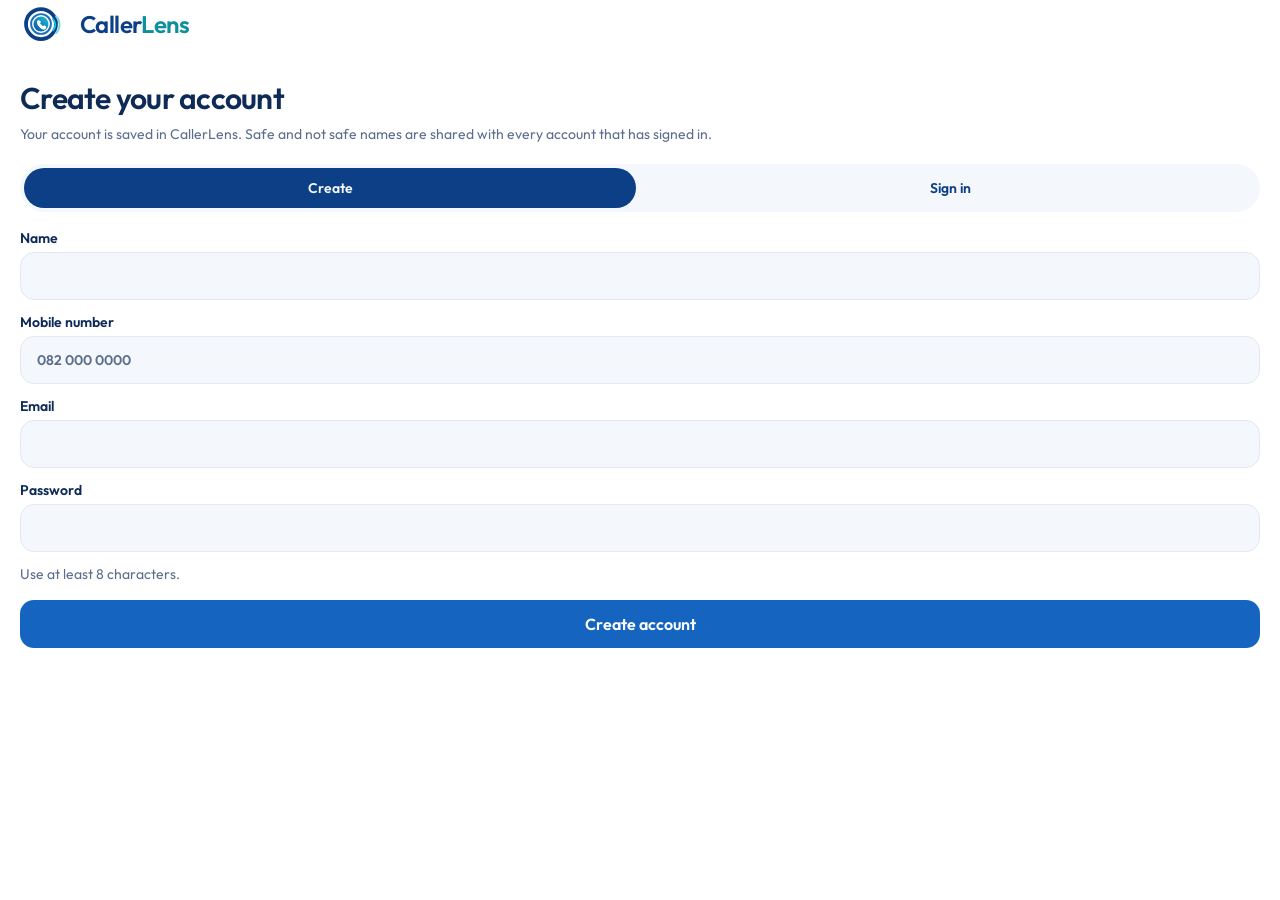
<file: live/index.html>
<!doctype html>
<html lang="en" class="native">
  <head>
    <meta charset="UTF-8" />
    <meta name="viewport" content="width=device-width, initial-scale=1, viewport-fit=cover" />
    <meta name="theme-color" content="#0c3f86" />
    <title>CallerLens</title>
    <style>html,body,#root{height:100%;margin:0}#boot{color:#0c3f86;background:#f4f7fb;place-items:center;font-family:sans-serif;display:grid;position:fixed;inset:0}</style>
    <script type="module" crossorigin src="./assets/index-DHlbcLxC.js"></script>
    <link rel="stylesheet" crossorigin href="./assets/index-CuumKR2K.css">
  </head>
  <body>
    <div id="boot">Opening CallerLens…</div>
    <div id="root"></div>
    <script>
      window.addEventListener("error", function (event) {
        var boot = document.getElementById("boot");
        if (boot) boot.textContent = "Could not open: " + (event.message || "unknown error");
      });
    </script>
  </body>
</html>
</file>
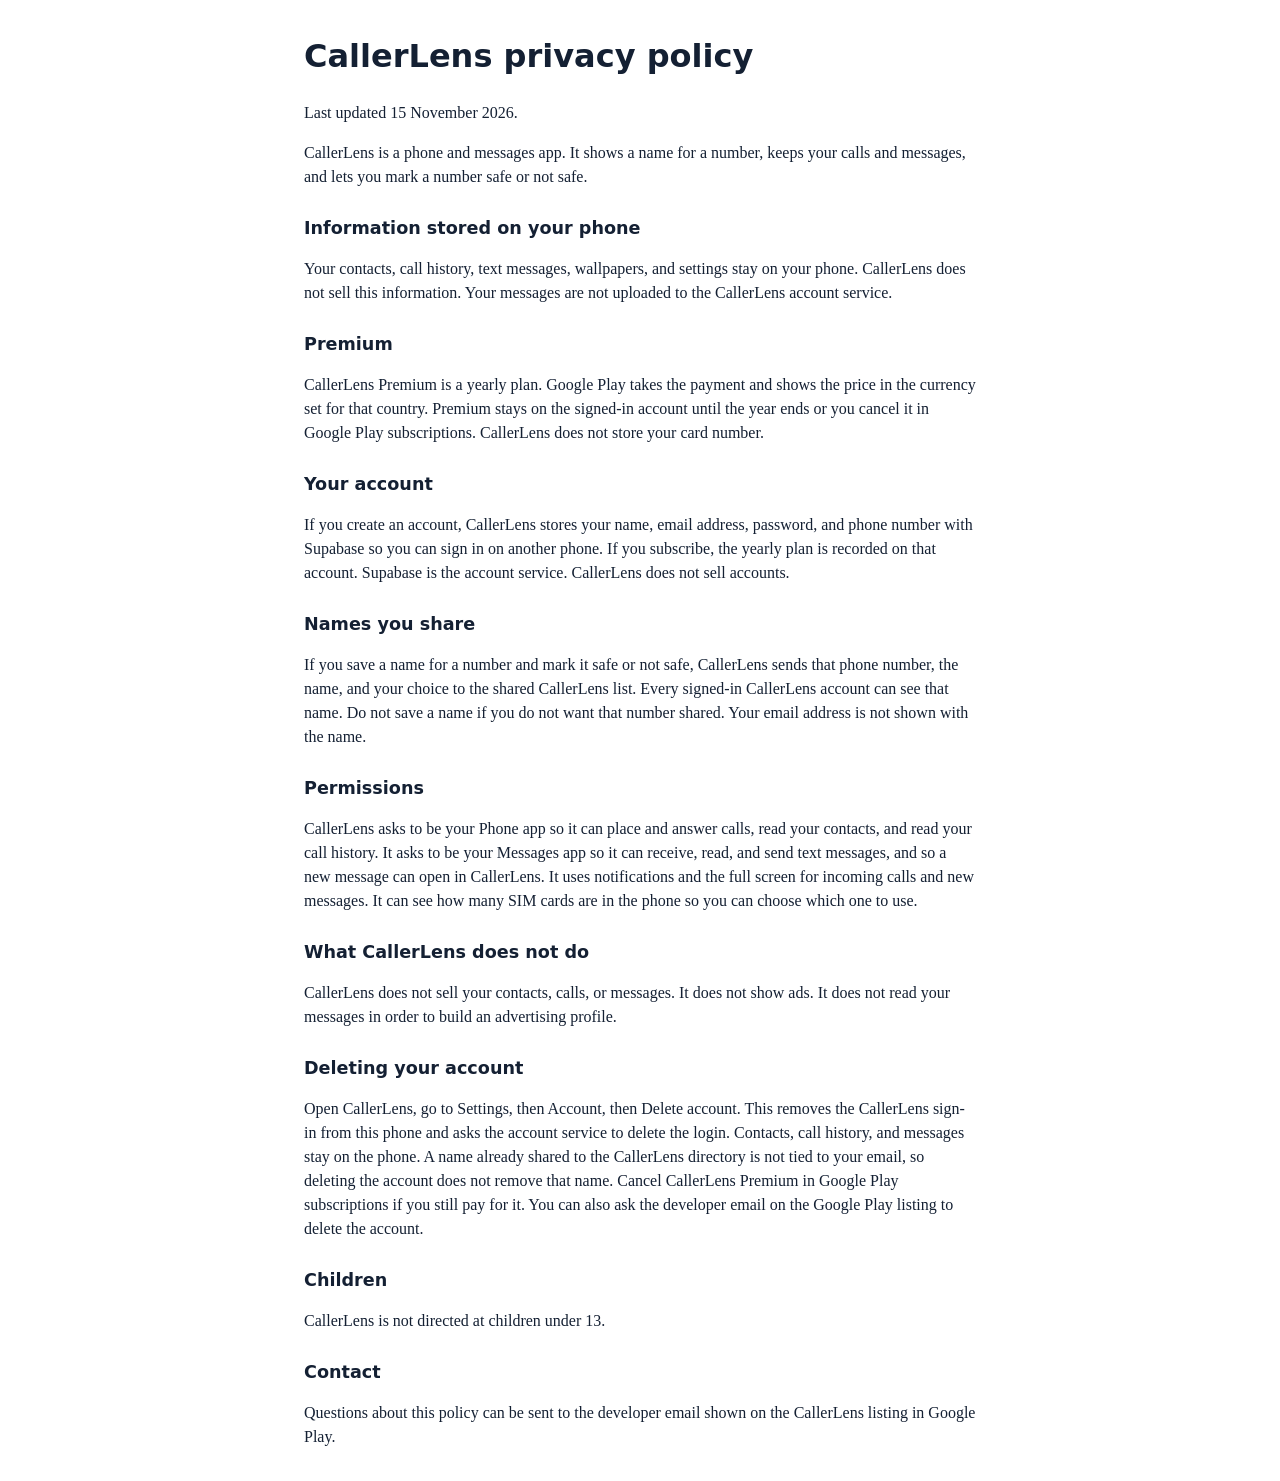
<file: privacy.html>
<!DOCTYPE html>
<html lang="en">
<head>
  <meta charset="utf-8" />
  <meta name="viewport" content="width=device-width, initial-scale=1" />
  <title>CallerLens privacy policy</title>
  <style>
    body { font-family: Georgia, serif; max-width: 42rem; margin: 2rem auto; padding: 0 1.25rem; color: #142033; line-height: 1.5; }
    h1 { font-family: system-ui, sans-serif; }
    h2 { font-family: system-ui, sans-serif; font-size: 1.1rem; margin-top: 1.6rem; }
  </style>
</head>
<body>
  <h1>CallerLens privacy policy</h1>
  <p>Last updated 15 November 2026.</p>
  <p>CallerLens is a phone and messages app. It shows a name for a number, keeps your calls and messages, and lets you mark a number safe or not safe.</p>
  <h2>Information stored on your phone</h2>
  <p>Your contacts, call history, text messages, wallpapers, and settings stay on your phone. CallerLens does not sell this information. Your messages are not uploaded to the CallerLens account service.</p>
  <h2>Premium</h2>
  <p>CallerLens Premium is a yearly plan. Google Play takes the payment and shows the price in the currency set for that country. Premium stays on the signed-in account until the year ends or you cancel it in Google Play subscriptions. CallerLens does not store your card number.</p>
  <h2>Your account</h2>
  <p>If you create an account, CallerLens stores your name, email address, password, and phone number with Supabase so you can sign in on another phone. If you subscribe, the yearly plan is recorded on that account. Supabase is the account service. CallerLens does not sell accounts.</p>
  <h2>Names you share</h2>
  <p>If you save a name for a number and mark it safe or not safe, CallerLens sends that phone number, the name, and your choice to the shared CallerLens list. Every signed-in CallerLens account can see that name. Do not save a name if you do not want that number shared. Your email address is not shown with the name.</p>
  <h2>Permissions</h2>
  <p>CallerLens asks to be your Phone app so it can place and answer calls, read your contacts, and read your call history. It asks to be your Messages app so it can receive, read, and send text messages, and so a new message can open in CallerLens. It uses notifications and the full screen for incoming calls and new messages. It can see how many SIM cards are in the phone so you can choose which one to use.</p>
  <h2>What CallerLens does not do</h2>
  <p>CallerLens does not sell your contacts, calls, or messages. It does not show ads. It does not read your messages in order to build an advertising profile.</p>
  <h2>Deleting your account</h2>
  <p>Open CallerLens, go to Settings, then Account, then Delete account. This removes the CallerLens sign-in from this phone and asks the account service to delete the login. Contacts, call history, and messages stay on the phone. A name already shared to the CallerLens directory is not tied to your email, so deleting the account does not remove that name. Cancel CallerLens Premium in Google Play subscriptions if you still pay for it. You can also ask the developer email on the Google Play listing to delete the account.</p>
  <h2>Children</h2>
  <p>CallerLens is not directed at children under 13.</p>
  <h2>Contact</h2>
  <p>Questions about this policy can be sent to the developer email shown on the CallerLens listing in Google Play.</p>
</body>
</html>
</file>
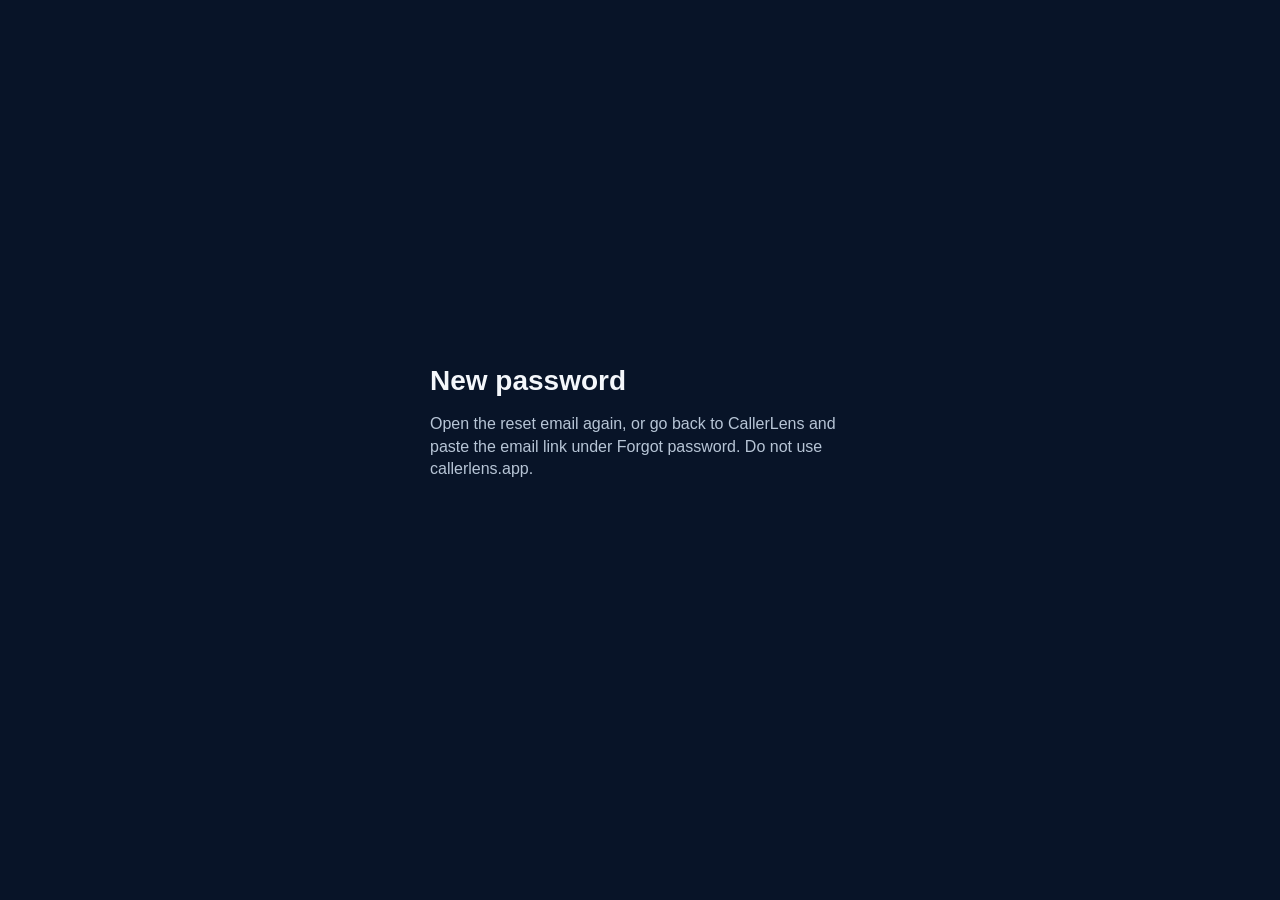
<file: reset.html>
<!doctype html>
<html lang="en">
  <head>
    <meta charset="utf-8" />
    <meta name="viewport" content="width=device-width, initial-scale=1" />
    <title>CallerLens password reset</title>
    <style>
      body { margin: 0; min-height: 100vh; display: grid; place-items: center; background: #081428; color: #f4f7fb; font-family: sans-serif; }
      main { width: min(420px, calc(100% - 32px)); }
      h1 { font-size: 28px; margin: 0 0 8px; }
      p { color: #b7c5d6; line-height: 1.4; }
      input, button { width: 100%; box-sizing: border-box; border: 0; border-radius: 14px; font-size: 16px; }
      input { margin: 8px 0; padding: 14px 16px; }
      button { margin-top: 8px; padding: 14px 16px; background: #1fa855; color: #081428; font-weight: 700; }
      .note { min-height: 1.4em; }
    </style>
  </head>
  <body>
    <main>
      <h1>New password</h1>
      <p id="lead">Choose a new password for CallerLens. You can then sign in on any phone.</p>
      <form id="form">
        <input id="password" type="password" minlength="8" autocomplete="new-password" placeholder="New password" required />
        <button type="submit">Save password</button>
      </form>
      <p class="note" id="note"></p>
    </main>
    <script>
      const key = "sb_publishable_J2Y8_OeRiZUTdaSezJpO-w_-ayHZZMn";
      const base = "https://zdrfwxodiezyrxcqovab.supabase.co";
      const hash = new URLSearchParams(location.hash.replace(/^#/, ""));
      const access = hash.get("access_token");
      const lead = document.getElementById("lead");
      const note = document.getElementById("note");
      const form = document.getElementById("form");
      if (!access || hash.get("type") !== "recovery") {
        lead.textContent = "Open the reset email again, or go back to CallerLens and paste the email link under Forgot password. Do not use callerlens.app.";
        form.hidden = true;
      }
      form.addEventListener("submit", async (event) => {
        event.preventDefault();
        const password = document.getElementById("password").value;
        note.textContent = "Saving…";
        try {
          const response = await fetch(base + "/auth/v1/user", {
            method: "PUT",
            headers: { apikey: key, Authorization: "Bearer " + access, "Content-Type": "application/json" },
            body: JSON.stringify({ password })
          });
          const body = await response.json().catch(() => ({}));
          if (!response.ok) {
            note.textContent = body.msg || body.error_description || body.message || "The new password was not saved. Request a new email in the app.";
            return;
          }
          lead.textContent = "Password updated. Go back to CallerLens and sign in.";
          form.hidden = true;
          note.textContent = "";
        } catch (error) {
          note.textContent = "No connection. Check the signal and try again.";
        }
      });
    </script>
  </body>
</html>
</file>
<file: live/assets/index-CuumKR2K.css>
/*! tailwindcss v4.3.3 | MIT License | https://tailwindcss.com */
@layer properties{@supports (((-webkit-hyphens:none)) and (not (margin-trim:inline))) or ((-moz-orient:inline) and (not (color:rgb(from red r g b)))){*,:before,:after,::backdrop{--tw-translate-x:0;--tw-translate-y:0;--tw-translate-z:0;--tw-space-y-reverse:0;--tw-border-style:solid;--tw-gradient-position:initial;--tw-gradient-from:#0000;--tw-gradient-via:#0000;--tw-gradient-to:#0000;--tw-gradient-stops:initial;--tw-gradient-via-stops:initial;--tw-gradient-from-position:0%;--tw-gradient-via-position:50%;--tw-gradient-to-position:100%;--tw-leading:initial;--tw-font-weight:initial;--tw-tracking:initial;--tw-ordinal:initial;--tw-slashed-zero:initial;--tw-numeric-figure:initial;--tw-numeric-spacing:initial;--tw-numeric-fraction:initial;--tw-shadow:0 0 #0000;--tw-shadow-color:initial;--tw-shadow-alpha:100%;--tw-inset-shadow:0 0 #0000;--tw-inset-shadow-color:initial;--tw-inset-shadow-alpha:100%;--tw-ring-color:initial;--tw-ring-shadow:0 0 #0000;--tw-inset-ring-color:initial;--tw-inset-ring-shadow:0 0 #0000;--tw-ring-inset:initial;--tw-ring-offset-width:0px;--tw-ring-offset-color:#fff;--tw-ring-offset-shadow:0 0 #0000;--tw-blur:initial;--tw-brightness:initial;--tw-contrast:initial;--tw-grayscale:initial;--tw-hue-rotate:initial;--tw-invert:initial;--tw-opacity:initial;--tw-saturate:initial;--tw-sepia:initial;--tw-drop-shadow:initial;--tw-drop-shadow-color:initial;--tw-drop-shadow-alpha:100%;--tw-drop-shadow-size:initial}}}@layer theme{:root,:host{--font-sans:Outfit, "Avenir Next", "Segoe UI", sans-serif;--font-mono:ui-monospace, SFMono-Regular, Menlo, Monaco, Consolas, "Liberation Mono", "Courier New", monospace;--color-red-500:oklch(63.7% .237 25.331);--color-zinc-50:oklch(98.5% 0 none);--color-zinc-400:oklch(70.5% .015 286.067);--color-zinc-500:oklch(55.2% .016 285.938);--color-zinc-900:oklch(21% .006 285.885);--color-zinc-950:oklch(14.1% .005 285.823);--color-neutral-100:oklch(97% 0 none);--color-neutral-300:oklch(87% 0 none);--color-neutral-500:oklch(55.6% 0 none);--color-neutral-700:oklch(37.1% 0 none);--color-neutral-900:oklch(20.5% 0 none);--color-black:#000;--color-white:#fff;--spacing:.25rem;--container-xs:20rem;--container-sm:24rem;--container-md:28rem;--text-xs:.75rem;--text-xs--line-height:calc(1 / .75);--text-sm:.875rem;--text-sm--line-height:calc(1.25 / .875);--text-base:1rem;--text-base--line-height:calc(1.5 / 1);--text-lg:1.125rem;--text-lg--line-height:calc(1.75 / 1.125);--text-xl:1.25rem;--text-xl--line-height:calc(1.75 / 1.25);--text-2xl:1.5rem;--text-2xl--line-height:calc(2 / 1.5);--text-3xl:1.875rem;--text-3xl--line-height:calc(2.25 / 1.875);--font-weight-medium:500;--font-weight-semibold:600;--tracking-tight:-.025em;--tracking-wide:.025em;--tracking-widest:.1em;--radius-md:.375rem;--default-font-family:var(--font-sans);--default-mono-font-family:var(--font-mono);--color-stage:#e7eef6;--color-paper:#f4f7fb;--color-surface:#fff;--color-ink:#0e2a56;--color-ink-soft:#5b6e8c;--color-line:#e1e8f2;--color-primary:#1565c0;--color-accent:#0e8f9c;--color-navy:#0c3f86;--color-on-primary:#fff;--color-on-navy:#f4f8fc;--color-tile-calls:#e7f1fb;--color-tile-contacts:#e5f6ef;--color-tile-messages:#eee8f8;--color-tile-shield:#fde8e4;--color-ok:#157a45;--color-ok-soft:#e5f6ec;--color-warn:#9a6708;--color-danger:#c4364e;--color-danger-soft:#fdecef;--color-ava-teal:#1493a8;--color-ava-sky:#2f74c4;--color-ava-peach:#d47a3a;--color-ava-lilac:#7a6bb8;--color-ava-rose:#c45b73;--color-ava-slate:#5c6b82;--color-ava-green:#2e8b62;--color-ava-sand:#a78455;--color-ava-navy:#1d4e89;--radius-control:.875rem;--radius-card:1.25rem;--radius-device:2rem;--text-tab:.6875rem;--shadow-device:0 24px 64px oklab(38.1071% -.0260764 -.127401/.18)}}@layer base{*,:after,:before,::backdrop{box-sizing:border-box;border:0 solid;margin:0;padding:0}::file-selector-button{box-sizing:border-box;border:0 solid;margin:0;padding:0}html,:host{-webkit-text-size-adjust:100%;tab-size:4;line-height:1.5;font-family:var(--default-font-family,-apple-system, BlinkMacSystemFont, "Segoe UI", Roboto, "Helvetica Neue", "Noto Sans", Arial, sans-serif, "Apple Color Emoji", "Segoe UI Emoji", "Segoe UI Symbol", "Noto Color Emoji");font-feature-settings:var(--default-font-feature-settings,normal);font-variation-settings:var(--default-font-variation-settings,normal);-webkit-tap-highlight-color:transparent}hr{height:0;color:inherit;border-top-width:1px}abbr:where([title]){-webkit-text-decoration:underline dotted;text-decoration:underline dotted}h1,h2,h3,h4,h5,h6{font-size:inherit;font-weight:inherit}a{color:inherit;-webkit-text-decoration:inherit;-webkit-text-decoration:inherit;-webkit-text-decoration:inherit;-webkit-text-decoration:inherit;text-decoration:inherit}b,strong{font-weight:bolder}code,kbd,samp,pre{font-family:var(--default-mono-font-family,ui-monospace, SFMono-Regular, Menlo, Monaco, Consolas, "Liberation Mono", "Courier New", monospace);font-feature-settings:var(--default-mono-font-feature-settings,normal);font-variation-settings:var(--default-mono-font-variation-settings,normal);font-size:1em}small{font-size:80%}sub,sup{vertical-align:baseline;font-size:75%;line-height:0;position:relative}sub{bottom:-.25em}sup{top:-.5em}table{text-indent:0;border-color:inherit;border-collapse:collapse}:-moz-focusring:where(:not(iframe)){outline:auto}progress{vertical-align:baseline}summary{display:list-item}ol,ul,menu{list-style:none}img,svg,video,canvas,audio,iframe,embed,object{vertical-align:middle;display:block}img,video{max-width:100%;height:auto}button,input,select,optgroup,textarea{font:inherit;font-feature-settings:inherit;font-variation-settings:inherit;letter-spacing:inherit;color:inherit;opacity:1;background-color:#0000;border-radius:0}::file-selector-button{font:inherit;font-feature-settings:inherit;font-variation-settings:inherit;letter-spacing:inherit;color:inherit;opacity:1;background-color:#0000;border-radius:0}:where(select:is([multiple],[size])) optgroup{font-weight:bolder}:where(select:is([multiple],[size])) optgroup option{padding-inline-start:20px}::file-selector-button{margin-inline-end:4px}::placeholder{opacity:1}@supports (not ((-webkit-appearance:-apple-pay-button))) or (contain-intrinsic-size:1px){::placeholder{color:currentColor}@supports (color:color-mix(in lab, red, red)){::placeholder{color:color-mix(in oklab, currentcolor 50%, transparent)}}}textarea{resize:vertical}::-webkit-search-decoration{-webkit-appearance:none}::-webkit-date-and-time-value{min-height:1lh;text-align:inherit}::-webkit-datetime-edit{display:inline-flex}::-webkit-datetime-edit-fields-wrapper{padding:0}::-webkit-datetime-edit{padding-block:0}::-webkit-datetime-edit-year-field{padding-block:0}::-webkit-datetime-edit-month-field{padding-block:0}::-webkit-datetime-edit-day-field{padding-block:0}::-webkit-datetime-edit-hour-field{padding-block:0}::-webkit-datetime-edit-minute-field{padding-block:0}::-webkit-datetime-edit-second-field{padding-block:0}::-webkit-datetime-edit-millisecond-field{padding-block:0}::-webkit-datetime-edit-meridiem-field{padding-block:0}::-webkit-calendar-picker-indicator{line-height:1}:-moz-ui-invalid{box-shadow:none}button,input:where([type=button],[type=reset],[type=submit]){appearance:button}::file-selector-button{appearance:button}::-webkit-inner-spin-button{height:auto}::-webkit-outer-spin-button{height:auto}[hidden]:where(:not([hidden=until-found])){display:none!important}button:not(:disabled),[role=button]:not(:disabled){cursor:pointer}button,input,textarea{font:inherit}html,body,#root{background:var(--color-stage);height:100%;color:var(--color-ink)}:focus-visible{outline:2px solid var(--color-primary);outline-offset:2px}}@layer components;@layer utilities{.pointer-events-auto{pointer-events:auto}.pointer-events-none{pointer-events:none}.visible{visibility:visible}.sr-only{clip-path:inset(50%);white-space:nowrap;border-width:0;width:1px;height:1px;margin:-1px;padding:0;position:absolute;overflow:hidden}.absolute{position:absolute}.fixed{position:fixed}.relative{position:relative}.static{position:static}.inset-0{inset:0}.inset-x-0{inset-inline:0}.inset-x-3{inset-inline:calc(var(--spacing) * 3)}.top-1{top:var(--spacing)}.top-1\/2{top:50%}.top-11{top:calc(var(--spacing) * 11)}.top-12{top:calc(var(--spacing) * 12)}.right-0{right:0}.right-1{right:var(--spacing)}.right-1\.5{right:calc(var(--spacing) * 1.5)}.right-2{right:calc(var(--spacing) * 2)}.right-11{right:calc(var(--spacing) * 11)}.bottom-0{bottom:0}.bottom-1\.5{bottom:calc(var(--spacing) * 1.5)}.z-10{z-index:10}.z-20{z-index:20}.z-30{z-index:30}.z-40{z-index:40}.z-50{z-index:50}.mx-3{margin-inline:calc(var(--spacing) * 3)}.mx-4{margin-inline:calc(var(--spacing) * 4)}.mx-auto{margin-inline:auto}.mt-1{margin-top:var(--spacing)}.mt-2{margin-top:calc(var(--spacing) * 2)}.mt-3{margin-top:calc(var(--spacing) * 3)}.mt-4{margin-top:calc(var(--spacing) * 4)}.mt-5{margin-top:calc(var(--spacing) * 5)}.mt-8{margin-top:calc(var(--spacing) * 8)}.mt-auto{margin-top:auto}.mb-1{margin-bottom:var(--spacing)}.mb-2{margin-bottom:calc(var(--spacing) * 2)}.mb-3{margin-bottom:calc(var(--spacing) * 3)}.mb-4{margin-bottom:calc(var(--spacing) * 4)}.mb-8{margin-bottom:calc(var(--spacing) * 8)}.ml-auto{margin-left:auto}.block{display:block}.flex{display:flex}.grid{display:grid}.hidden{display:none}.inline{display:inline}.inline-flex{display:inline-flex}.table{display:table}.size-2\.5{width:calc(var(--spacing) * 2.5);height:calc(var(--spacing) * 2.5)}.size-3\.5{width:calc(var(--spacing) * 3.5);height:calc(var(--spacing) * 3.5)}.size-4{width:calc(var(--spacing) * 4);height:calc(var(--spacing) * 4)}.size-5{width:calc(var(--spacing) * 5);height:calc(var(--spacing) * 5)}.size-6{width:calc(var(--spacing) * 6);height:calc(var(--spacing) * 6)}.size-7{width:calc(var(--spacing) * 7);height:calc(var(--spacing) * 7)}.size-8{width:calc(var(--spacing) * 8);height:calc(var(--spacing) * 8)}.size-9{width:calc(var(--spacing) * 9);height:calc(var(--spacing) * 9)}.size-10{width:calc(var(--spacing) * 10);height:calc(var(--spacing) * 10)}.size-11{width:calc(var(--spacing) * 11);height:calc(var(--spacing) * 11)}.size-12{width:calc(var(--spacing) * 12);height:calc(var(--spacing) * 12)}.size-16{width:calc(var(--spacing) * 16);height:calc(var(--spacing) * 16)}.size-20{width:calc(var(--spacing) * 20);height:calc(var(--spacing) * 20)}.size-36{width:calc(var(--spacing) * 36);height:calc(var(--spacing) * 36)}.size-full{width:100%;height:100%}.h-2{height:calc(var(--spacing) * 2)}.h-3{height:calc(var(--spacing) * 3)}.h-4{height:calc(var(--spacing) * 4)}.h-6{height:calc(var(--spacing) * 6)}.h-8{height:calc(var(--spacing) * 8)}.h-9{height:calc(var(--spacing) * 9)}.h-10{height:calc(var(--spacing) * 10)}.h-11{height:calc(var(--spacing) * 11)}.h-12{height:calc(var(--spacing) * 12)}.h-14{height:calc(var(--spacing) * 14)}.h-16{height:calc(var(--spacing) * 16)}.h-24{height:calc(var(--spacing) * 24)}.h-full{height:100%}.max-h-40{max-height:calc(var(--spacing) * 40)}.min-h-0{min-height:0}.min-h-14{min-height:calc(var(--spacing) * 14)}.min-h-16{min-height:calc(var(--spacing) * 16)}.min-h-56{min-height:calc(var(--spacing) * 56)}.min-h-screen{min-height:100vh}.w-2{width:calc(var(--spacing) * 2)}.w-4{width:calc(var(--spacing) * 4)}.w-6{width:calc(var(--spacing) * 6)}.w-7{width:calc(var(--spacing) * 7)}.w-8{width:calc(var(--spacing) * 8)}.w-10{width:calc(var(--spacing) * 10)}.w-\[calc\(100\%-1\.5rem\)\]{width:calc(100% - 1.5rem)}.w-fit{width:fit-content}.w-full{width:100%}.max-w-40{max-width:calc(var(--spacing) * 40)}.max-w-md{max-width:var(--container-md)}.max-w-sm{max-width:var(--container-sm)}.max-w-xs{max-width:var(--container-xs)}.min-w-0{min-width:0}.min-w-4{min-width:calc(var(--spacing) * 4)}.min-w-44{min-width:calc(var(--spacing) * 44)}.flex-1{flex:1}.shrink-0{flex-shrink:0}.-translate-y-1\/2{--tw-translate-y:calc(calc(1 / 2 * 100%) * -1);translate:var(--tw-translate-x) var(--tw-translate-y)}.cursor-pointer{cursor:pointer}.grid-cols-2{grid-template-columns:repeat(2,minmax(0,1fr))}.grid-cols-3{grid-template-columns:repeat(3,minmax(0,1fr))}.grid-cols-4{grid-template-columns:repeat(4,minmax(0,1fr))}.flex-col{flex-direction:column}.flex-row{flex-direction:row}.flex-wrap{flex-wrap:wrap}.place-items-center{place-items:center}.items-baseline{align-items:baseline}.items-center{align-items:center}.items-end{align-items:flex-end}.items-start{align-items:flex-start}.justify-between{justify-content:space-between}.justify-center{justify-content:center}.gap-0\.5{gap:calc(var(--spacing) * .5)}.gap-1{gap:var(--spacing)}.gap-1\.5{gap:calc(var(--spacing) * 1.5)}.gap-2{gap:calc(var(--spacing) * 2)}.gap-3{gap:calc(var(--spacing) * 3)}.gap-8{gap:calc(var(--spacing) * 8)}:where(.space-y-1>:not(:last-child)){--tw-space-y-reverse:0;margin-block-start:calc(var(--spacing) * var(--tw-space-y-reverse));margin-block-end:calc(var(--spacing) * calc(1 - var(--tw-space-y-reverse)))}:where(.space-y-3>:not(:last-child)){--tw-space-y-reverse:0;margin-block-start:calc(calc(var(--spacing) * 3) * var(--tw-space-y-reverse));margin-block-end:calc(calc(var(--spacing) * 3) * calc(1 - var(--tw-space-y-reverse)))}.truncate{text-overflow:ellipsis;white-space:nowrap;overflow:hidden}.overflow-hidden{overflow:hidden}.overflow-x-auto{overflow-x:auto}.overflow-y-auto{overflow-y:auto}.rounded-card{border-radius:var(--radius-card)}.rounded-control{border-radius:var(--radius-control)}.rounded-full{border-radius:2147483647px}.rounded-md{border-radius:var(--radius-md)}.rounded-t-\[1\.5rem\]{border-top-left-radius:1.5rem;border-top-right-radius:1.5rem}.border{border-style:var(--tw-border-style);border-width:1px}.border-2{border-style:var(--tw-border-style);border-width:2px}.border-t{border-top-style:var(--tw-border-style);border-top-width:1px}.border-b{border-bottom-style:var(--tw-border-style);border-bottom-width:1px}.border-line{border-color:var(--color-line)}.border-neutral-300{border-color:var(--color-neutral-300)}.border-on-navy\/40{border-color:#f4f8fc66}@supports (color:color-mix(in lab, red, red)){.border-on-navy\/40{border-color:color-mix(in oklab, var(--color-on-navy) 40%, transparent)}}.border-on-navy\/50{border-color:#f4f8fc80}@supports (color:color-mix(in lab, red, red)){.border-on-navy\/50{border-color:color-mix(in oklab, var(--color-on-navy) 50%, transparent)}}.border-on-navy\/70{border-color:#f4f8fcb3}@supports (color:color-mix(in lab, red, red)){.border-on-navy\/70{border-color:color-mix(in oklab, var(--color-on-navy) 70%, transparent)}}.border-primary{border-color:var(--color-primary)}.bg-\[\#18A957\]{background-color:#18a957}.bg-accent{background-color:var(--color-accent)}.bg-accent\/15{background-color:#0e8f9c26}@supports (color:color-mix(in lab, red, red)){.bg-accent\/15{background-color:color-mix(in oklab, var(--color-accent) 15%, transparent)}}.bg-black\/10{background-color:#0000001a}@supports (color:color-mix(in lab, red, red)){.bg-black\/10{background-color:color-mix(in oklab, var(--color-black) 10%, transparent)}}.bg-danger{background-color:var(--color-danger)}.bg-danger-soft{background-color:var(--color-danger-soft)}.bg-line{background-color:var(--color-line)}.bg-navy{background-color:var(--color-navy)}.bg-navy\/45{background-color:#0c3f8673}@supports (color:color-mix(in lab, red, red)){.bg-navy\/45{background-color:color-mix(in oklab, var(--color-navy) 45%, transparent)}}.bg-ok{background-color:var(--color-ok)}.bg-ok-soft{background-color:var(--color-ok-soft)}.bg-paper{background-color:var(--color-paper)}.bg-primary{background-color:var(--color-primary)}.bg-surface{background-color:var(--color-surface)}.bg-surface\/15{background-color:#ffffff26}@supports (color:color-mix(in lab, red, red)){.bg-surface\/15{background-color:color-mix(in oklab, var(--color-surface) 15%, transparent)}}.bg-surface\/65{background-color:#ffffffa6}@supports (color:color-mix(in lab, red, red)){.bg-surface\/65{background-color:color-mix(in oklab, var(--color-surface) 65%, transparent)}}.bg-surface\/70{background-color:#ffffffb3}@supports (color:color-mix(in lab, red, red)){.bg-surface\/70{background-color:color-mix(in oklab, var(--color-surface) 70%, transparent)}}.bg-surface\/80{background-color:#fffc}@supports (color:color-mix(in lab, red, red)){.bg-surface\/80{background-color:color-mix(in oklab, var(--color-surface) 80%, transparent)}}.bg-surface\/90{background-color:#ffffffe6}@supports (color:color-mix(in lab, red, red)){.bg-surface\/90{background-color:color-mix(in oklab, var(--color-surface) 90%, transparent)}}.bg-tile-calls{background-color:var(--color-tile-calls)}.bg-zinc-50{background-color:var(--color-zinc-50)}.bg-gradient-to-b{--tw-gradient-position:to bottom in oklab;background-image:linear-gradient(var(--tw-gradient-stops))}.from-navy\/20{--tw-gradient-from:#0c3f8633}@supports (color:color-mix(in lab, red, red)){.from-navy\/20{--tw-gradient-from:color-mix(in oklab, var(--color-navy) 20%, transparent)}}.from-navy\/20{--tw-gradient-stops:var(--tw-gradient-via-stops,var(--tw-gradient-position), var(--tw-gradient-from) var(--tw-gradient-from-position), var(--tw-gradient-to) var(--tw-gradient-to-position))}.via-navy\/25{--tw-gradient-via:#0c3f8640}@supports (color:color-mix(in lab, red, red)){.via-navy\/25{--tw-gradient-via:color-mix(in oklab, var(--color-navy) 25%, transparent)}}.via-navy\/25{--tw-gradient-via-stops:var(--tw-gradient-position), var(--tw-gradient-from) var(--tw-gradient-from-position), var(--tw-gradient-via) var(--tw-gradient-via-position), var(--tw-gradient-to) var(--tw-gradient-to-position);--tw-gradient-stops:var(--tw-gradient-via-stops)}.to-navy\/80{--tw-gradient-to:#0c3f86cc}@supports (color:color-mix(in lab, red, red)){.to-navy\/80{--tw-gradient-to:color-mix(in oklab, var(--color-navy) 80%, transparent)}}.to-navy\/80{--tw-gradient-stops:var(--tw-gradient-via-stops,var(--tw-gradient-position), var(--tw-gradient-from) var(--tw-gradient-from-position), var(--tw-gradient-to) var(--tw-gradient-to-position))}.object-cover{object-fit:cover}.p-1{padding:var(--spacing)}.p-2{padding:calc(var(--spacing) * 2)}.p-3{padding:calc(var(--spacing) * 3)}.p-4{padding:calc(var(--spacing) * 4)}.p-6{padding:calc(var(--spacing) * 6)}.px-1{padding-inline:var(--spacing)}.px-2{padding-inline:calc(var(--spacing) * 2)}.px-2\.5{padding-inline:calc(var(--spacing) * 2.5)}.px-3{padding-inline:calc(var(--spacing) * 3)}.px-4{padding-inline:calc(var(--spacing) * 4)}.px-5{padding-inline:calc(var(--spacing) * 5)}.px-6{padding-inline:calc(var(--spacing) * 6)}.px-8{padding-inline:calc(var(--spacing) * 8)}.px-10{padding-inline:calc(var(--spacing) * 10)}.py-0\.5{padding-block:calc(var(--spacing) * .5)}.py-1{padding-block:var(--spacing)}.py-2{padding-block:calc(var(--spacing) * 2)}.py-2\.5{padding-block:calc(var(--spacing) * 2.5)}.py-3{padding-block:calc(var(--spacing) * 3)}.py-4{padding-block:calc(var(--spacing) * 4)}.py-5{padding-block:calc(var(--spacing) * 5)}.py-6{padding-block:calc(var(--spacing) * 6)}.py-8{padding-block:calc(var(--spacing) * 8)}.py-10{padding-block:calc(var(--spacing) * 10)}.pt-1{padding-top:var(--spacing)}.pt-2{padding-top:calc(var(--spacing) * 2)}.pt-3{padding-top:calc(var(--spacing) * 3)}.pt-4{padding-top:calc(var(--spacing) * 4)}.pt-5{padding-top:calc(var(--spacing) * 5)}.pt-6{padding-top:calc(var(--spacing) * 6)}.pt-8{padding-top:calc(var(--spacing) * 8)}.pt-12{padding-top:calc(var(--spacing) * 12)}.pt-16{padding-top:calc(var(--spacing) * 16)}.pr-1{padding-right:var(--spacing)}.pr-12{padding-right:calc(var(--spacing) * 12)}.pr-20{padding-right:calc(var(--spacing) * 20)}.pb-2{padding-bottom:calc(var(--spacing) * 2)}.pb-3{padding-bottom:calc(var(--spacing) * 3)}.pb-4{padding-bottom:calc(var(--spacing) * 4)}.pb-5{padding-bottom:calc(var(--spacing) * 5)}.pb-6{padding-bottom:calc(var(--spacing) * 6)}.pb-8{padding-bottom:calc(var(--spacing) * 8)}.pl-2{padding-left:calc(var(--spacing) * 2)}.text-center{text-align:center}.text-left{text-align:left}.text-2xl{font-size:var(--text-2xl);line-height:var(--tw-leading,var(--text-2xl--line-height))}.text-3xl{font-size:var(--text-3xl);line-height:var(--tw-leading,var(--text-3xl--line-height))}.text-base{font-size:var(--text-base);line-height:var(--tw-leading,var(--text-base--line-height))}.text-lg{font-size:var(--text-lg);line-height:var(--tw-leading,var(--text-lg--line-height))}.text-sm{font-size:var(--text-sm);line-height:var(--tw-leading,var(--text-sm--line-height))}.text-xl{font-size:var(--text-xl);line-height:var(--tw-leading,var(--text-xl--line-height))}.text-xs{font-size:var(--text-xs);line-height:var(--tw-leading,var(--text-xs--line-height))}.text-tab{font-size:var(--text-tab)}.leading-none{--tw-leading:1;line-height:1}.font-medium{--tw-font-weight:var(--font-weight-medium);font-weight:var(--font-weight-medium)}.font-semibold{--tw-font-weight:var(--font-weight-semibold);font-weight:var(--font-weight-semibold)}.tracking-tight{--tw-tracking:var(--tracking-tight);letter-spacing:var(--tracking-tight)}.tracking-wide{--tw-tracking:var(--tracking-wide);letter-spacing:var(--tracking-wide)}.tracking-widest{--tw-tracking:var(--tracking-widest);letter-spacing:var(--tracking-widest)}.break-words{overflow-wrap:break-word}.whitespace-pre-wrap{white-space:pre-wrap}.text-accent{color:var(--color-accent)}.text-danger{color:var(--color-danger)}.text-ink{color:var(--color-ink)}.text-ink-soft{color:var(--color-ink-soft)}.text-navy{color:var(--color-navy)}.text-neutral-500{color:var(--color-neutral-500)}.text-ok{color:var(--color-ok)}.text-on-navy{color:var(--color-on-navy)}.text-on-navy\/80{color:#f4f8fccc}@supports (color:color-mix(in lab, red, red)){.text-on-navy\/80{color:color-mix(in oklab, var(--color-on-navy) 80%, transparent)}}.text-on-primary{color:var(--color-on-primary)}.text-primary{color:var(--color-primary)}.text-red-500{color:var(--color-red-500)}.text-white{color:var(--color-white)}.text-white\/80{color:#fffc}@supports (color:color-mix(in lab, red, red)){.text-white\/80{color:color-mix(in oklab, var(--color-white) 80%, transparent)}}.text-zinc-500{color:var(--color-zinc-500)}.text-zinc-900{color:var(--color-zinc-900)}.tabular-nums{--tw-numeric-spacing:tabular-nums;font-variant-numeric:var(--tw-ordinal,) var(--tw-slashed-zero,) var(--tw-numeric-figure,) var(--tw-numeric-spacing,) var(--tw-numeric-fraction,)}.underline-offset-4{text-underline-offset:4px}.opacity-0{opacity:0}.opacity-70{opacity:.7}.shadow-\[0_10px_22px_rgba\(24\,169\,87\,0\.45\)\]{--tw-shadow:0 10px 22px var(--tw-shadow-color,#18a95773);box-shadow:var(--tw-inset-shadow), var(--tw-inset-ring-shadow), var(--tw-ring-offset-shadow), var(--tw-ring-shadow), var(--tw-shadow)}.shadow-lg{--tw-shadow:0 10px 15px -3px var(--tw-shadow-color,#0000001a), 0 4px 6px -4px var(--tw-shadow-color,#0000001a);box-shadow:var(--tw-inset-shadow), var(--tw-inset-ring-shadow), var(--tw-ring-offset-shadow), var(--tw-ring-shadow), var(--tw-shadow)}.shadow-sm{--tw-shadow:0 1px 3px 0 var(--tw-shadow-color,#0000001a), 0 1px 2px -1px var(--tw-shadow-color,#0000001a);box-shadow:var(--tw-inset-shadow), var(--tw-inset-ring-shadow), var(--tw-ring-offset-shadow), var(--tw-ring-shadow), var(--tw-shadow)}.ring{--tw-ring-shadow:var(--tw-ring-inset,) 0 0 0 calc(1px + var(--tw-ring-offset-width)) var(--tw-ring-color,currentcolor);box-shadow:var(--tw-inset-shadow), var(--tw-inset-ring-shadow), var(--tw-ring-offset-shadow), var(--tw-ring-shadow), var(--tw-shadow)}.ring-2{--tw-ring-shadow:var(--tw-ring-inset,) 0 0 0 calc(2px + var(--tw-ring-offset-width)) var(--tw-ring-color,currentcolor);box-shadow:var(--tw-inset-shadow), var(--tw-inset-ring-shadow), var(--tw-ring-offset-shadow), var(--tw-ring-shadow), var(--tw-shadow)}.ring-4{--tw-ring-shadow:var(--tw-ring-inset,) 0 0 0 calc(4px + var(--tw-ring-offset-width)) var(--tw-ring-color,currentcolor);box-shadow:var(--tw-inset-shadow), var(--tw-inset-ring-shadow), var(--tw-ring-offset-shadow), var(--tw-ring-shadow), var(--tw-shadow)}.ring-danger{--tw-ring-color:var(--color-danger)}.ring-white{--tw-ring-color:var(--color-white)}.filter{filter:var(--tw-blur,) var(--tw-brightness,) var(--tw-contrast,) var(--tw-grayscale,) var(--tw-hue-rotate,) var(--tw-invert,) var(--tw-saturate,) var(--tw-sepia,) var(--tw-drop-shadow,)}.last\:border-b-0:last-child{border-bottom-style:var(--tw-border-style);border-bottom-width:0}@media (hover:hover){.hover\:bg-neutral-100:hover{background-color:var(--color-neutral-100)}.hover\:underline:hover{text-decoration-line:underline}}.disabled\:cursor-wait:disabled{cursor:wait}.disabled\:no-underline:disabled{text-decoration-line:none}.disabled\:opacity-40:disabled{opacity:.4}.disabled\:opacity-60:disabled{opacity:.6}@media (prefers-color-scheme:dark){.dark\:border-neutral-700{border-color:var(--color-neutral-700)}.dark\:bg-white\/20{background-color:#fff3}@supports (color:color-mix(in lab, red, red)){.dark\:bg-white\/20{background-color:color-mix(in oklab, var(--color-white) 20%, transparent)}}.dark\:bg-zinc-950{background-color:var(--color-zinc-950)}.dark\:text-zinc-50{color:var(--color-zinc-50)}.dark\:text-zinc-400{color:var(--color-zinc-400)}@media (hover:hover){.dark\:hover\:bg-neutral-900:hover{background-color:var(--color-neutral-900)}}}}@font-face{font-family:Outfit;font-style:normal;font-weight:400;font-display:swap;src:url(../fonts/outfit-400.woff2)format("woff2")}@font-face{font-family:Outfit;font-style:normal;font-weight:500;font-display:swap;src:url(../fonts/outfit-500.woff2)format("woff2")}@font-face{font-family:Outfit;font-style:normal;font-weight:600;font-display:swap;src:url(../fonts/outfit-600.woff2)format("woff2")}@font-face{font-family:Outfit;font-style:normal;font-weight:700;font-display:swap;src:url(../fonts/outfit-700.woff2)format("woff2")}.device[data-theme=ocean]{--color-primary:#1565c0;--color-accent:#0e8f9c;--color-navy:#0c3f86}.device[data-theme=teal]{--color-primary:#0f766e;--color-accent:#128a84;--color-navy:#134e4a}.device[data-theme=violet]{--color-primary:#5b4db5;--color-accent:#6d5bd0;--color-navy:#312e81}.device[data-theme=rose]{--color-primary:#be3d5d;--color-accent:#c45b73;--color-navy:#6b2340}.device[data-theme=amber]{--color-primary:#a15c12;--color-accent:#b86a22;--color-navy:#6b3e10}.device[data-theme=ink]{--color-primary:#243044;--color-accent:#3d4f66;--color-navy:#15202b}.device[data-bubble=soft]{--bubble-me:var(--color-primary);--bubble-me-fg:var(--color-on-primary);--bubble-them:#e7eef6;--bubble-them-fg:var(--color-ink)}.device[data-bubble=mint]{--bubble-me:var(--color-accent);--bubble-me-fg:var(--color-on-primary);--bubble-them:#e5f4f1;--bubble-them-fg:var(--color-ink)}.device[data-bubble=sky]{--bubble-me:#d7ebfb;--bubble-me-fg:var(--color-navy);--bubble-them:#f3f6fa;--bubble-them-fg:var(--color-ink)}.stage{box-sizing:border-box;background:radial-gradient(1200px 420px at 50% 110%, #0e8f9c29, transparent 62%), var(--color-stage);justify-content:center;align-items:center;gap:4rem;height:100dvh;min-height:100dvh;max-height:100dvh;padding:1.25rem;display:flex;overflow:hidden}@supports (color:color-mix(in lab, red, red)){.stage{background:radial-gradient(1200px 420px at 50% 110%, color-mix(in oklab, var(--color-accent) 16%, transparent), transparent 62%), var(--color-stage)}}.brand-panel{flex-direction:column;justify-content:center;gap:.75rem;width:min(20rem,32vw);max-height:100%;display:none;overflow:hidden}.brand-panel img{object-fit:contain;object-position:center;width:min(100%,15rem);height:auto;max-height:9.5rem}.device{background:var(--color-surface);border:1px solid #e2e8f0;flex-direction:column;width:min(400px,100%);height:min(860px,100dvh - 2.5rem);max-height:calc(100dvh - 2.5rem);display:flex;position:relative;overflow:hidden}@supports (color:color-mix(in lab, red, red)){.device{border:1px solid color-mix(in oklab, var(--color-navy) 12%, white)}}.device{border-radius:var(--radius-device);box-shadow:var(--shadow-device)}.notch{z-index:5;background:#121820;border-radius:999px;width:5.5rem;height:.85rem;position:absolute;top:.45rem;left:50%;transform:translate(-50%)}@media (width>=1100px){.brand-panel{display:flex}}@media (width<=760px){.stage{background:var(--color-surface);gap:0;padding:0}.device{width:100%;max-width:none;height:100dvh;max-height:none;box-shadow:none;border:0;border-radius:0}.notch{display:none}}html.native .brand-panel{display:none}html.native .stage{background:var(--color-surface);gap:0;height:100%;min-height:100%;max-height:100%;padding:0}html.native .device{box-sizing:border-box;width:100%;max-width:none;height:100%;max-height:none;box-shadow:none;border:0;border-radius:0;padding:0}html.native .app-frame{box-sizing:border-box;padding-top:var(--sat,env(safe-area-inset-top,0px))}html.native .safe-bottom{padding-bottom:var(--sab,env(safe-area-inset-bottom,0px))}html.native .tabbar{padding-bottom:calc(var(--sab,env(safe-area-inset-bottom,0px)) + .15rem)}html.native .notch{display:none}.hue-teal{background:var(--color-ava-teal)}.hue-sky{background:var(--color-ava-sky)}.hue-peach{background:var(--color-ava-peach)}.hue-lilac{background:var(--color-ava-lilac)}.hue-rose{background:var(--color-ava-rose)}.hue-slate{background:var(--color-ava-slate)}.hue-green{background:var(--color-ava-green)}.hue-sand{background:var(--color-ava-sand)}.hue-navy{background:var(--color-ava-navy)}.field{border-radius:var(--radius-control);border:1px solid var(--color-line);background:var(--color-paper);width:100%;height:3rem;color:var(--color-ink);padding:0 1rem}.field::placeholder{color:var(--color-ink-soft)}textarea.field{resize:none;height:auto;padding:.75rem 1rem}.tile{border-radius:var(--radius-card);text-align:left;min-height:7rem;color:var(--color-navy);flex-direction:column;align-items:flex-start;gap:.15rem;padding:1rem;display:flex;box-shadow:0 10px 24px #0c3f8614}@supports (color:color-mix(in lab, red, red)){.tile{box-shadow:0 10px 24px color-mix(in oklab, var(--color-navy) 8%, transparent)}}.tile-calls{background:var(--color-tile-calls)}.tile-contacts{background:var(--color-tile-contacts)}.tile-messages{background:var(--color-tile-messages)}.tile-shield{background:var(--color-tile-shield)}.home-wall{z-index:0;object-fit:cover;pointer-events:none;width:100%;height:100%;position:absolute;inset:0}.home-veil{z-index:0;pointer-events:none;background:linear-gradient(#ffffffc7 0%,#ffffff57 30%,#0000 62%);position:absolute;inset:0}@supports (color:color-mix(in lab, red, red)){.home-veil{background:linear-gradient(to bottom, color-mix(in oklab, var(--color-surface) 78%, transparent) 0%, color-mix(in oklab, var(--color-surface) 34%, transparent) 30%, transparent 62%)}}.switch{background:var(--color-line);border-radius:999px;flex:none;width:3rem;height:1.75rem;position:relative}.switch:after{content:"";background:var(--color-surface);border-radius:999px;width:1.35rem;height:1.35rem;transition:transform .25s cubic-bezier(.22,1,.36,1);position:absolute;top:.2rem;left:.2rem}.switch-on{background:var(--color-primary)}.switch-on:after{transform:translate(1.25rem)}.bubble-me,.bubble-them{max-width:80%;padding:.65rem .85rem;font-size:.95rem;line-height:1.4}.bubble-me{background:var(--bubble-me);color:var(--bubble-me-fg);border-radius:1.1rem 1.1rem .35rem;margin-left:auto}.bubble-them{background:var(--bubble-them);color:var(--bubble-them-fg);border-radius:1.1rem 1.1rem 1.1rem .35rem;margin-right:auto}.swatch{border:2px solid #0000;border-radius:999px;width:2.5rem;height:2.5rem}.swatch[data-swatch=ocean]{background:#1565c0}.swatch[data-swatch=teal]{background:#0f766e}.swatch[data-swatch=violet]{background:#5b4db5}.swatch[data-swatch=rose]{background:#be3d5d}.swatch[data-swatch=amber]{background:#a15c12}.swatch[data-swatch=ink]{background:#243044}.swatch[data-on=true]{box-shadow:0 0 0 2px var(--color-surface), 0 0 0 4px var(--color-navy)}.wall-thumb{aspect-ratio:4/3}.meter{border-radius:999px;height:100%}.meter[data-level=clear]{background:var(--color-ok)}.meter[data-level=caution]{background:var(--color-warn)}.meter[data-level=flagged]{background:var(--color-danger)}.tabbar{padding-bottom:max(.35rem, env(safe-area-inset-bottom));box-shadow:0 -10px 30px #0c3f8614}@supports (color:color-mix(in lab, red, red)){.tabbar{box-shadow:0 -10px 30px color-mix(in oklab, var(--color-navy) 8%, transparent)}}.tabbar .tab-label{text-overflow:ellipsis;white-space:nowrap;max-width:100%;overflow:hidden}.dial-key{background:#f5f8fb}@supports (color:color-mix(in lab, red, red)){.dial-key{background:color-mix(in oklab, var(--color-paper) 92%, white)}}.dial-key{box-shadow:0 8px 18px #0c3f861a}@supports (color:color-mix(in lab, red, red)){.dial-key{box-shadow:0 8px 18px color-mix(in oklab, var(--color-navy) 10%, transparent)}}.dial-key:active{transform:scale(.97)}.glass-card{background:oklab(100% 0 5.96046e-8/.72);box-shadow:0 10px 28px #0c3f8614}@supports (color:color-mix(in lab, red, red)){.glass-card{box-shadow:0 10px 28px color-mix(in oklab, var(--color-navy) 8%, transparent)}}.glass-card{-webkit-backdrop-filter:blur(16px);backdrop-filter:blur(16px)}.call-stage{background:linear-gradient(#1c7f9a 0%,#0c4f86 48%,#08284f 100%)}.call-photo{z-index:0;object-fit:cover;width:100%;height:100%;position:absolute;inset:0}.call-scrim{z-index:1;background:linear-gradient(#0612281f,#06122847 46%,#061228b8);position:absolute;inset:0}.call-accept{box-shadow:0 0 0 8px #157a4547}@supports (color:color-mix(in lab, red, red)){.call-accept{box-shadow:0 0 0 8px color-mix(in oklab, var(--color-ok) 28%, transparent)}}@media (prefers-reduced-motion:no-preference){.overlay-in{animation:.25s cubic-bezier(.22,1,.36,1) cl-rise}.ring-pulse,.ring-pulse-b,.ring-pulse-c{animation:2.2s ease-out infinite cl-pulse}.ring-pulse-b{animation-delay:.7s}.ring-pulse-c{animation-delay:1.4s}@keyframes cl-rise{0%{opacity:0;transform:translateY(8px)}to{opacity:1;transform:none}}@keyframes cl-pulse{0%{opacity:.7;transform:scale(.72)}to{opacity:0;transform:scale(1.55)}}}@media (prefers-reduced-motion:reduce){.switch:after{transition:none}}@property --tw-translate-x{syntax:"*";inherits:false;initial-value:0}@property --tw-translate-y{syntax:"*";inherits:false;initial-value:0}@property --tw-translate-z{syntax:"*";inherits:false;initial-value:0}@property --tw-space-y-reverse{syntax:"*";inherits:false;initial-value:0}@property --tw-border-style{syntax:"*";inherits:false;initial-value:solid}@property --tw-gradient-position{syntax:"*";inherits:false}@property --tw-gradient-from{syntax:"<color>";inherits:false;initial-value:#0000}@property --tw-gradient-via{syntax:"<color>";inherits:false;initial-value:#0000}@property --tw-gradient-to{syntax:"<color>";inherits:false;initial-value:#0000}@property --tw-gradient-stops{syntax:"*";inherits:false}@property --tw-gradient-via-stops{syntax:"*";inherits:false}@property --tw-gradient-from-position{syntax:"<length-percentage>";inherits:false;initial-value:0%}@property --tw-gradient-via-position{syntax:"<length-percentage>";inherits:false;initial-value:50%}@property --tw-gradient-to-position{syntax:"<length-percentage>";inherits:false;initial-value:100%}@property --tw-leading{syntax:"*";inherits:false}@property --tw-font-weight{syntax:"*";inherits:false}@property --tw-tracking{syntax:"*";inherits:false}@property --tw-ordinal{syntax:"*";inherits:false}@property --tw-slashed-zero{syntax:"*";inherits:false}@property --tw-numeric-figure{syntax:"*";inherits:false}@property --tw-numeric-spacing{syntax:"*";inherits:false}@property --tw-numeric-fraction{syntax:"*";inherits:false}@property --tw-shadow{syntax:"*";inherits:false;initial-value:0 0 #0000}@property --tw-shadow-color{syntax:"*";inherits:false}@property --tw-shadow-alpha{syntax:"<percentage>";inherits:false;initial-value:100%}@property --tw-inset-shadow{syntax:"*";inherits:false;initial-value:0 0 #0000}@property --tw-inset-shadow-color{syntax:"*";inherits:false}@property --tw-inset-shadow-alpha{syntax:"<percentage>";inherits:false;initial-value:100%}@property --tw-ring-color{syntax:"*";inherits:false}@property --tw-ring-shadow{syntax:"*";inherits:false;initial-value:0 0 #0000}@property --tw-inset-ring-color{syntax:"*";inherits:false}@property --tw-inset-ring-shadow{syntax:"*";inherits:false;initial-value:0 0 #0000}@property --tw-ring-inset{syntax:"*";inherits:false}@property --tw-ring-offset-width{syntax:"<length>";inherits:false;initial-value:0}@property --tw-ring-offset-color{syntax:"*";inherits:false;initial-value:#fff}@property --tw-ring-offset-shadow{syntax:"*";inherits:false;initial-value:0 0 #0000}@property --tw-blur{syntax:"*";inherits:false}@property --tw-brightness{syntax:"*";inherits:false}@property --tw-contrast{syntax:"*";inherits:false}@property --tw-grayscale{syntax:"*";inherits:false}@property --tw-hue-rotate{syntax:"*";inherits:false}@property --tw-invert{syntax:"*";inherits:false}@property --tw-opacity{syntax:"*";inherits:false}@property --tw-saturate{syntax:"*";inherits:false}@property --tw-sepia{syntax:"*";inherits:false}@property --tw-drop-shadow{syntax:"*";inherits:false}@property --tw-drop-shadow-color{syntax:"*";inherits:false}@property --tw-drop-shadow-alpha{syntax:"<percentage>";inherits:false;initial-value:100%}@property --tw-drop-shadow-size{syntax:"*";inherits:false}
</file>
